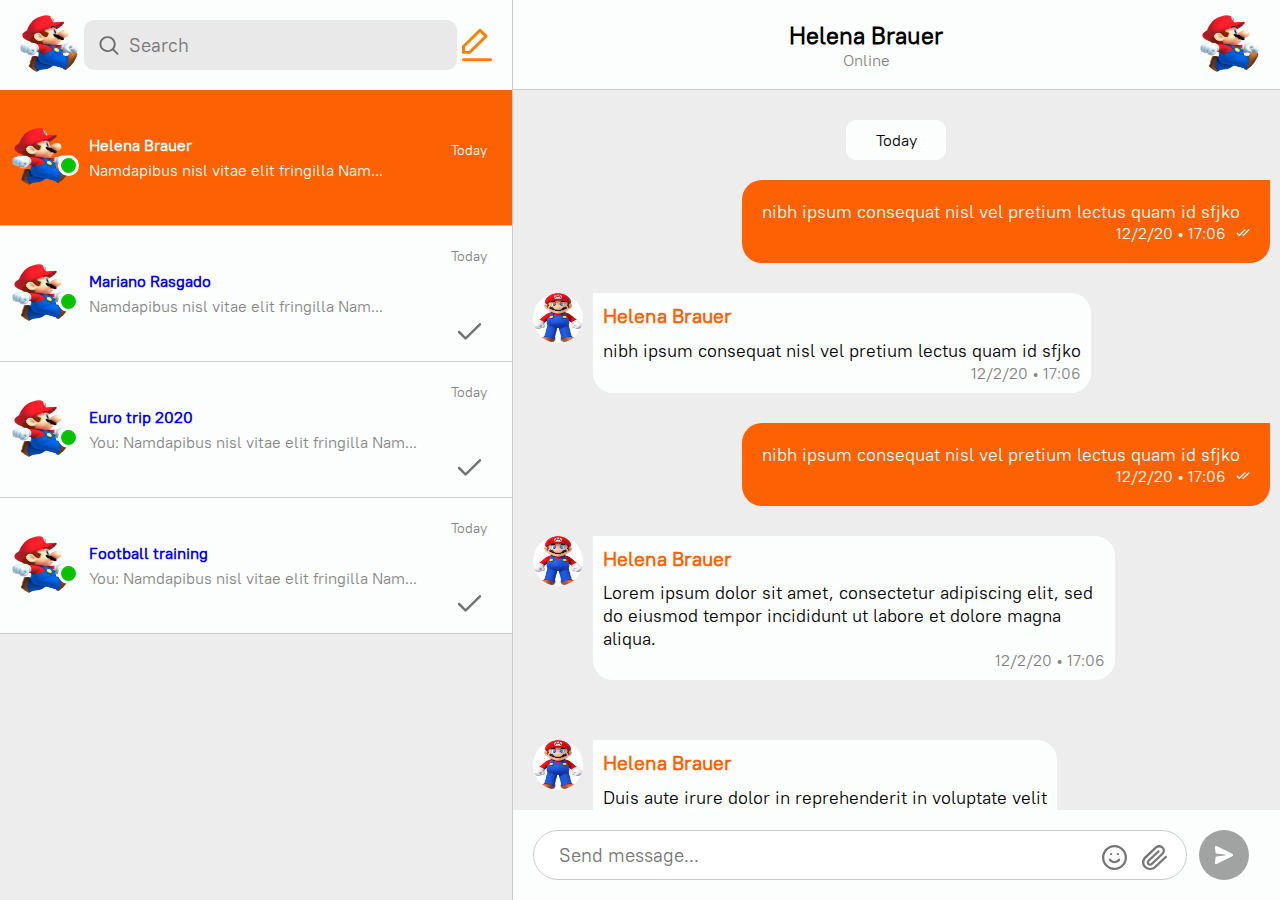
<file: index.html>
<!DOCTYPE html>
<html lang="en">
<head>
    <meta charset="UTF-8">
    <meta http-equiv="X-UA-Compatible" content="IE=edge">
    <meta name="viewport" content="width=device-width, initial-scale=1.0">
    <title>Chat App</title>
    <link rel="stylesheet" href="./src/style/styles.css">
    <link rel="stylesheet" href="./src/style/mobile-styles.css">
</head>
<body>
    <div class="container">
        <div class="rooms-wrapper">
            <div class="rooms-header">
                <img class="chat-profile-picture" src="./src/images/profile-picture-1.png" alt="">
                <div class="rooms-search-area">
                    <img class="rooms-search-icon" src="./src/images/search-icon.svg" alt="">
                    <input class="search-input" type="text" name="input-new-chat" placeholder="Search">
                </div>
                <img class="rooms-edit-icon" src="./src/images/edit-button.svg" alt="">
            </div>
            <a class="rooms-chat-navigation" href="./index.html">
                <div class="rooms-chat-column current">
                    <div class="rooms-chat-profile">
                        <img class="chat-profile-picture" src="./src/images/profile-picture-1.png" alt="">
                        <div class="rooms-active-icon"></div>
                    </div>
                    <div class="rooms-chat-title">
                        <h2 class="rooms-chat-title-sender white">
                            Helena Brauer
                        </h2>
                        <p class="rooms-chat-text-sender white">
                            Namdapibus nisl vitae elit fringilla Nam...
                        </p>
                    </div>
                    <div class="rooms-chat-date">
                        <p class="rooms-chat-date-text white">
                            Today
                        </p>
                    </div>
                </div>
            </a>
            <a class="rooms-chat-navigation" href="./room1.html">
                <div class="rooms-chat-column">
                    <div class="rooms-chat-profile">
                        <img class="chat-profile-picture" src="./src/images/profile-picture-1.png" alt="">
                        <div class="rooms-active-icon"></div>
                    </div>
                    <div class="rooms-chat-title">
                        <h2 class="rooms-chat-title-sender">
                            Mariano Rasgado
                        </h2>
                        <p class="rooms-chat-text-sender">
                            Namdapibus nisl vitae elit fringilla Nam...
                        </p>
                    </div>
                    <div class="rooms-chat-date">
                        <p class="rooms-chat-date-text">
                            Today
                        </p>
                        <img class="rooms-single-check-icon" src="./src/images/single-check.svg" alt="">
                    </div>
                </div>
            </a>
            <a class="rooms-chat-navigation" href="./room2.html">
                <div class="rooms-chat-column">
                    <div class="rooms-chat-profile">
                        <img class="chat-profile-picture" src="./src/images/profile-picture-1.png" alt="">
                        <div class="rooms-active-icon"></div>
                    </div>
                    <div class="rooms-chat-title">
                        <h2 class="rooms-chat-title-sender">
                            Euro trip 2020
                        </h2>
                        <p class="rooms-chat-text-sender">
                            You: Namdapibus nisl vitae elit fringilla Nam...
                        </p>
                    </div>
                    <div class="rooms-chat-date">
                        <p class="rooms-chat-date-text">
                            Today
                        </p>
                        <img class="rooms-single-check-icon" src="./src/images/single-check.svg" alt="">
                    </div>
                </div>
            </a>
            <a class="rooms-chat-navigation" href="./room3.html">
                <div class="rooms-chat-column">
                    <div class="rooms-chat-profile">
                        <img class="chat-profile-picture" src="./src/images/profile-picture-1.png" alt="">
                        <div class="rooms-active-icon"></div>
                    </div>
                    <div class="rooms-chat-title">
                        <h2 class="rooms-chat-title-sender">
                            Football training
                        </h2>
                        <p class="rooms-chat-text-sender">
                            You: Namdapibus nisl vitae elit fringilla Nam...
                        </p>
                    </div>
                    <div class="rooms-chat-date">
                        <p class="rooms-chat-date-text">
                            Today
                        </p>
                        <img class="rooms-single-check-icon" src="./src/images/single-check.svg" alt="">
                    </div>
                </div>
            </a>
        </div>
        <div class="chat-wrapper">
            <div class="chat-header">
                <div></div>
                <div class="chat-header-left">
                    <h2 class="chat-title">
                        Helena Brauer
                    </h2>
                    <p class="chat-info">
                        Online
                    </p>
                </div>
                <div class="chat-header-right">
                    <img class="chat-profile-picture" src="./src/images/profile-picture-1.png" alt="">
                </div>
            </div>
            <div class="chat-messages">
                <div class="chat-messages-date">
                    <p>Today</p>
                </div>
                <div class="chat-messages-outcome">
                    <div class="chat-mesasges-outcome-wrapper">
                        <div class="chat-messages-outcome-text">
                            <p class="chat-message-text-content">nibh ipsum consequat nisl vel pretium lectus quam id sfjko</p>
                            <div class="chat-message-date-area">
                                <p class="message-outcome-date">
                                    12/2/20 &#8226 17:06
                                </p>
                                <img src="./src/images/double-check-white.svg" alt="" class="chat-messages-outcome-icon">
                            </div>
                        </div>
                    </div>
                </div>
                <div class="chat-messages-income">
                    <div class="chat-messages-income-wrapper">
                        <div class="chat-messages-profile">
                            <img class="chat-message-income-profile" src="./src/images/profile-picture-2.jpg" alt="">
                        </div>
                        <div class="chat-messages-income-text">
                            <p class="message-income-sender">
                                Helena Brauer
                            </p>
                            <p class="chat-message-text-content">nibh ipsum consequat nisl vel pretium lectus quam id sfjko</p>
                            <div class="chat-message-date-area">
                                <p class="message-income-date">
                                    12/2/20 &#8226 17:06
                                </p>
                            </div>
                        </div>
                    </div>
                </div>

                <div class="chat-messages-outcome">
                    <div class="chat-mesasges-outcome-wrapper">
                        <div class="chat-messages-outcome-text">
                            <p class="chat-message-text-content">nibh ipsum consequat nisl vel pretium lectus quam id sfjko</p>
                            <div class="chat-message-date-area">
                                <p class="message-outcome-date">
                                    12/2/20 &#8226 17:06
                                </p>
                                <img src="./src/images/double-check-white.svg" alt="" class="chat-messages-outcome-icon">
                            </div>
                        </div>
                    </div>
                </div>
                <div class="chat-messages-income">
                    <div class="chat-messages-income-wrapper">
                        <div class="chat-messages-profile">
                            <img class="chat-message-income-profile" src="./src/images/profile-picture-2.jpg" alt="">
                        </div>
                        <div class="chat-messages-income-text">
                            <p class="message-income-sender">
                                Helena Brauer
                            </p>
                            <p class="chat-message-text-content">Lorem ipsum dolor sit amet, consectetur adipiscing elit, sed do eiusmod tempor incididunt ut labore et dolore magna aliqua.</p>
                            <div class="chat-message-date-area">
                                <p class="message-income-date">
                                    12/2/20 &#8226 17:06
                                </p>
                            </div>
                        </div>
                    </div>
                </div>
                <div class="chat-messages-income">
                    <div class="chat-messages-income-wrapper">
                        <div class="chat-messages-profile">
                            <img class="chat-message-income-profile" src="./src/images/profile-picture-2.jpg" alt="">
                        </div>
                        <div class="chat-messages-income-text">
                            <p class="message-income-sender">
                                Helena Brauer
                            </p>
                            <p class="chat-message-text-content">Duis aute irure dolor in reprehenderit in voluptate velit</p>
                            <div class="chat-message-date-area">
                                <img src="./src/images/star-icon.svg" alt="" class="chat-messages-star-icon">
                                <p class="message-income-date">
                                    12/2/20 &#8226 17:06
                                </p>
                            </div>
                        </div>
                    </div>
                </div>
            </div>
            <div class="chat-input-area">
                <div class="chat-input-area-left">
                    <input class="chat-input" type="text" name="input-new-chat" placeholder="Send message...">
                    <img class="chat-attachment-icon" src="./src/images/paperclip-icon.svg" alt="">
                    <img class="chat-smile-icon" src="./src/images/emoticon.svg" alt="">
                </div>
                <div class="chat-input-area-right">
                    <img class="chat-send-icon" src="./src/images/send-icon.svg" alt="">
                </div>
            </div>
        </div>
    </div>
</body>
</html>
</file>
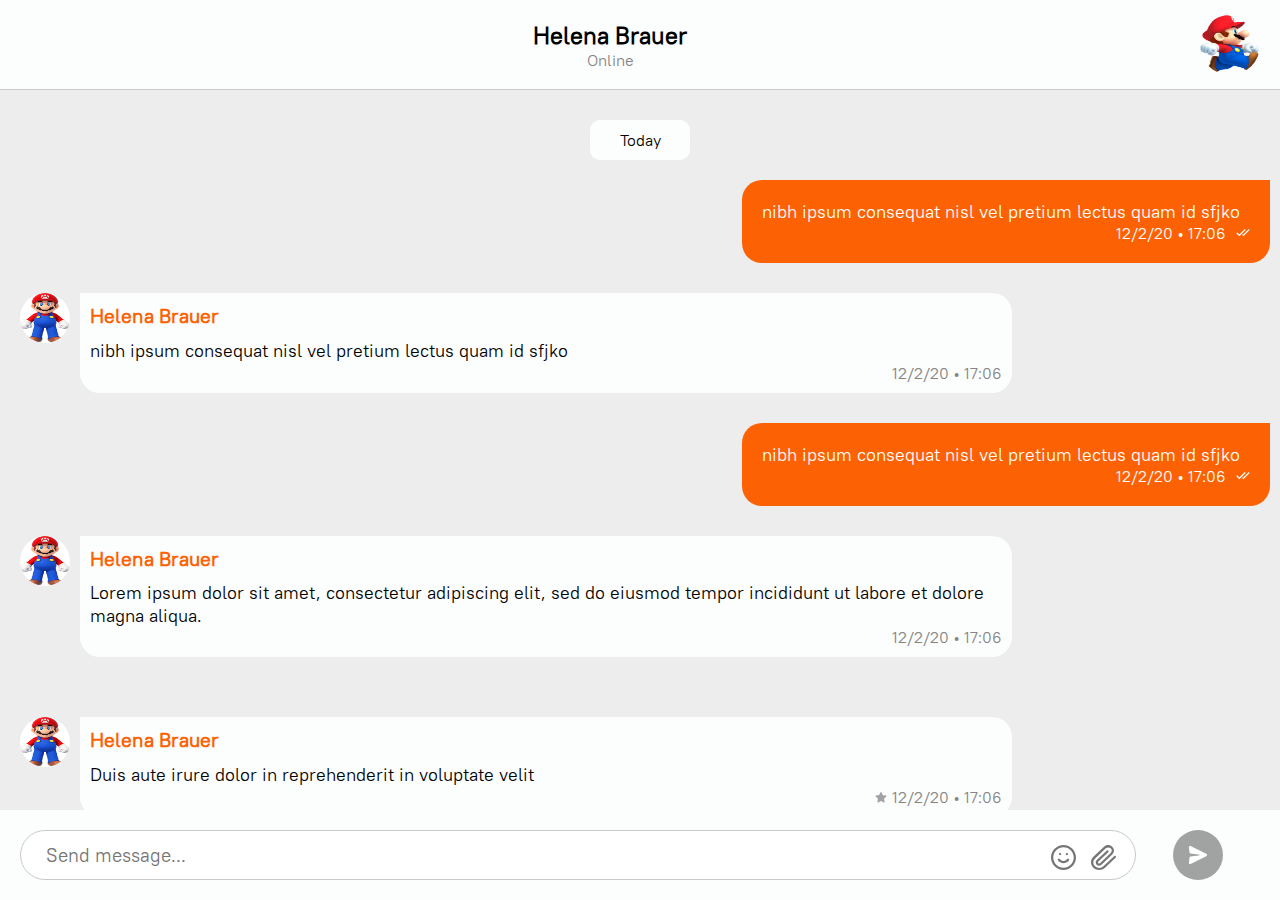
<file: room-chat-mobile.html>
<!DOCTYPE html>
<html lang="en">
<head>
    <meta charset="UTF-8">
    <meta http-equiv="X-UA-Compatible" content="IE=edge">
    <meta name="viewport" content="width=device-width, initial-scale=1.0">
    <title>Chat App</title>
    <link rel="stylesheet" href="./src/style/room-chat-mobile.css">
</head>
<body>
    <div class="container">
        <div class="chat-wrapper">
            <div class="chat-header">
                <div></div>
                <div class="chat-header-left">
                    <h2 class="chat-title">
                        Helena Brauer
                    </h2>
                    <p class="chat-info">
                        Online
                    </p>
                </div>
                <div class="chat-header-right">
                    <img class="chat-profile-picture" src="./src/images/profile-picture-1.png" alt="">
                </div>
            </div>
            <div class="chat-messages">
                <div class="chat-messages-date">
                    <p>Today</p>
                </div>
                <div class="chat-messages-outcome">
                    <div class="chat-mesasges-outcome-wrapper">
                        <div class="chat-messages-outcome-text">
                            <p class="chat-message-text-content">nibh ipsum consequat nisl vel pretium lectus quam id sfjko</p>
                            <div class="chat-message-date-area">
                                <p class="message-outcome-date">
                                    12/2/20 &#8226 17:06
                                </p>
                                <img src="./src/images/double-check-white.svg" alt="" class="chat-messages-outcome-icon">
                            </div>
                        </div>
                    </div>
                </div>
                <div class="chat-messages-income">
                    <div class="chat-messages-income-wrapper">
                        <div class="chat-messages-profile">
                            <img class="chat-message-income-profile" src="./src/images/profile-picture-2.jpg" alt="">
                        </div>
                        <div class="chat-messages-income-text">
                            <p class="message-income-sender">
                                Helena Brauer
                            </p>
                            <p class="chat-message-text-content">nibh ipsum consequat nisl vel pretium lectus quam id sfjko</p>
                            <div class="chat-message-date-area">
                                <p class="message-income-date">
                                    12/2/20 &#8226 17:06
                                </p>
                            </div>
                        </div>
                    </div>
                </div>

                <div class="chat-messages-outcome">
                    <div class="chat-mesasges-outcome-wrapper">
                        <div class="chat-messages-outcome-text">
                            <p class="chat-message-text-content">nibh ipsum consequat nisl vel pretium lectus quam id sfjko</p>
                            <div class="chat-message-date-area">
                                <p class="message-outcome-date">
                                    12/2/20 &#8226 17:06
                                </p>
                                <img src="./src/images/double-check-white.svg" alt="" class="chat-messages-outcome-icon">
                            </div>
                        </div>
                    </div>
                </div>
                <div class="chat-messages-income">
                    <div class="chat-messages-income-wrapper">
                        <div class="chat-messages-profile">
                            <img class="chat-message-income-profile" src="./src/images/profile-picture-2.jpg" alt="">
                        </div>
                        <div class="chat-messages-income-text">
                            <p class="message-income-sender">
                                Helena Brauer
                            </p>
                            <p class="chat-message-text-content">Lorem ipsum dolor sit amet, consectetur adipiscing elit, sed do eiusmod tempor incididunt ut labore et dolore magna aliqua.</p>
                            <div class="chat-message-date-area">
                                <p class="message-income-date">
                                    12/2/20 &#8226 17:06
                                </p>
                            </div>
                        </div>
                    </div>
                </div>
                <div class="chat-messages-income">
                    <div class="chat-messages-income-wrapper">
                        <div class="chat-messages-profile">
                            <img class="chat-message-income-profile" src="./src/images/profile-picture-2.jpg" alt="">
                        </div>
                        <div class="chat-messages-income-text">
                            <p class="message-income-sender">
                                Helena Brauer
                            </p>
                            <p class="chat-message-text-content">Duis aute irure dolor in reprehenderit in voluptate velit</p>
                            <div class="chat-message-date-area">
                                <img src="./src/images/star-icon.svg" alt="" class="chat-messages-star-icon">
                                <p class="message-income-date">
                                    12/2/20 &#8226 17:06
                                </p>
                            </div>
                        </div>
                    </div>
                </div>
            </div>
            <div class="chat-input-area">
                <div class="chat-input-area-left">
                    <input class="chat-input" type="text" name="input-new-chat" placeholder="Send message...">
                    <img class="chat-attachment-icon" src="./src/images/paperclip-icon.svg" alt="">
                    <img class="chat-smile-icon" src="./src/images/emoticon.svg" alt="">
                </div>
                <div class="chat-input-area-right">
                    <img class="chat-send-icon" src="./src/images/send-icon.svg" alt="">
                </div>
            </div>
        </div>
    </div>
</body>
</html>
</file>
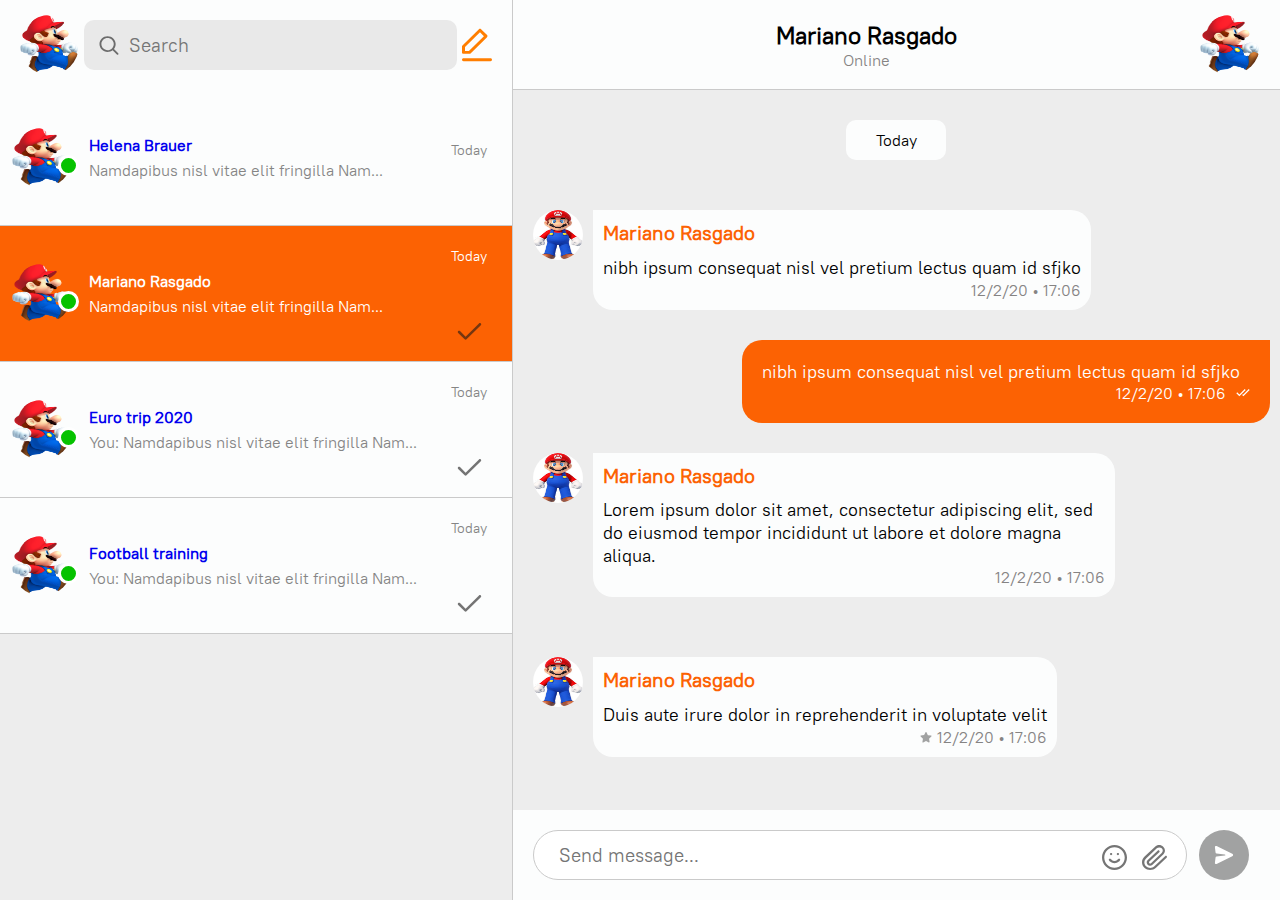
<file: room1.html>
<!DOCTYPE html>
<html lang="en">
<head>
    <meta charset="UTF-8">
    <meta http-equiv="X-UA-Compatible" content="IE=edge">
    <meta name="viewport" content="width=device-width, initial-scale=1.0">
    <title>Chat App</title>
    <link rel="stylesheet" href="./src/style/styles.css">
    <link rel="stylesheet" href="./src/style/mobile-styles.css">
</head>
<body>
    <div class="container">
        <div class="rooms-wrapper">
            <div class="rooms-header">
                <img class="chat-profile-picture" src="./src/images/profile-picture-1.png" alt="">
                <div class="rooms-search-area">
                    <img class="rooms-search-icon" src="./src/images/search-icon.svg" alt="">
                    <input class="search-input" type="text" name="input-new-chat" placeholder="Search">
                </div>
                <img class="rooms-edit-icon" src="./src/images/edit-button.svg" alt="">
            </div>
                <a class="rooms-chat-navigation" href="./index.html">
                    <div class="rooms-chat-column">
                        <div class="rooms-chat-profile">
                            <img class="chat-profile-picture" src="./src/images/profile-picture-1.png" alt="">
                            <div class="rooms-active-icon"></div>
                        </div>
                        <div class="rooms-chat-title">
                            <h2 class="rooms-chat-title-sender">
                                Helena Brauer
                            </h2>
                            <p class="rooms-chat-text-sender">
                                Namdapibus nisl vitae elit fringilla Nam...
                            </p>
                        </div>
                        <div class="rooms-chat-date">
                            <p class="rooms-chat-date-text">
                                Today
                            </p>
                        </div>
                    </div>
                </a>
                <a class="rooms-chat-navigation" href="./room1.html">
                    <div class="rooms-chat-column current">
                        <div class="rooms-chat-profile">
                            <img class="chat-profile-picture" src="./src/images/profile-picture-1.png" alt="">
                            <div class="rooms-active-icon"></div>
                        </div>
                        <div class="rooms-chat-title">
                            <h2 class="rooms-chat-title-sender white">
                                Mariano Rasgado
                            </h2>
                            <p class="rooms-chat-text-sender white">
                                Namdapibus nisl vitae elit fringilla Nam...
                            </p>
                        </div>
                        <div class="rooms-chat-date">
                            <p class="rooms-chat-date-text white">
                                Today
                            </p>
                            <img class="rooms-single-check-icon" src="./src/images/single-check.svg" alt="">
                        </div>
                    </div>
                </a>
                <a class="rooms-chat-navigation" href="./room2.html">
                    <div class="rooms-chat-column">
                        <div class="rooms-chat-profile">
                            <img class="chat-profile-picture" src="./src/images/profile-picture-1.png" alt="">
                            <div class="rooms-active-icon"></div>
                        </div>
                        <div class="rooms-chat-title">
                            <h2 class="rooms-chat-title-sender">
                                Euro trip 2020
                            </h2>
                            <p class="rooms-chat-text-sender">
                                You: Namdapibus nisl vitae elit fringilla Nam...
                            </p>
                        </div>
                        <div class="rooms-chat-date">
                            <p class="rooms-chat-date-text">
                                Today
                            </p>
                            <img class="rooms-single-check-icon" src="./src/images/single-check.svg" alt="">
                        </div>
                    </div>
                </a>
                <a class="rooms-chat-navigation" href="./room3.html">
                    <div class="rooms-chat-column">
                        <div class="rooms-chat-profile">
                            <img class="chat-profile-picture" src="./src/images/profile-picture-1.png" alt="">
                            <div class="rooms-active-icon"></div>
                        </div>
                        <div class="rooms-chat-title">
                            <h2 class="rooms-chat-title-sender">
                                Football training
                            </h2>
                            <p class="rooms-chat-text-sender">
                                You: Namdapibus nisl vitae elit fringilla Nam...
                            </p>
                        </div>
                        <div class="rooms-chat-date">
                            <p class="rooms-chat-date-text">
                                Today
                            </p>
                            <img class="rooms-single-check-icon" src="./src/images/single-check.svg" alt="">
                        </div>
                    </div>
                </a>
            </div>
        <div class="chat-wrapper">
            <div class="chat-header">
                <div></div>
                <div class="chat-header-left">
                    <h2 class="chat-title">
                        Mariano Rasgado
                    </h2>
                    <p class="chat-info">
                       Online
                    </p>
                </div>
                <div class="chat-header-right">
                    <img class="chat-profile-picture" src="./src/images/profile-picture-1.png" alt="">
                </div>
            </div>
            <div class="chat-messages">
                <div class="chat-messages-date">
                    <p>Today</p>
                </div>
                <div class="chat-messages-income">
                    <div class="chat-messages-income-wrapper">
                        <div class="chat-messages-profile">
                            <img class="chat-message-income-profile" src="./src/images/profile-picture-2.jpg" alt="">
                        </div>
                        <div class="chat-messages-income-text">
                            <p class="message-income-sender">
                                Mariano Rasgado
                            </p>
                            <p class="chat-message-text-content">nibh ipsum consequat nisl vel pretium lectus quam id sfjko</p>
                            <div class="chat-message-date-area">
                                <p class="message-income-date">
                                    12/2/20 &#8226 17:06
                                </p>
                            </div>
                        </div>
                    </div>
                </div>

                <div class="chat-messages-outcome">
                    <div class="chat-mesasges-outcome-wrapper">
                        <div class="chat-messages-outcome-text">
                            <p class="chat-message-text-content">nibh ipsum consequat nisl vel pretium lectus quam id sfjko</p>
                            <div class="chat-message-date-area">
                                <p class="message-outcome-date">
                                    12/2/20 &#8226 17:06
                                </p>
                                <img src="./src/images/double-check-white.svg" alt="" class="chat-messages-outcome-icon">
                            </div>
                        </div>
                    </div>
                </div>
                <div class="chat-messages-income">
                    <div class="chat-messages-income-wrapper">
                        <div class="chat-messages-profile">
                            <img class="chat-message-income-profile" src="./src/images/profile-picture-2.jpg" alt="">
                        </div>
                        <div class="chat-messages-income-text">
                            <p class="message-income-sender">
                                Mariano Rasgado
                            </p>
                            <p class="chat-message-text-content">Lorem ipsum dolor sit amet, consectetur adipiscing elit, sed do eiusmod tempor incididunt ut labore et dolore magna aliqua.</p>
                            <div class="chat-message-date-area">
                                <p class="message-income-date">
                                    12/2/20 &#8226 17:06
                                </p>
                            </div>
                        </div>
                    </div>
                </div>
                <div class="chat-messages-income">
                    <div class="chat-messages-income-wrapper">
                        <div class="chat-messages-profile">
                            <img class="chat-message-income-profile" src="./src/images/profile-picture-2.jpg" alt="">
                        </div>
                        <div class="chat-messages-income-text">
                            <p class="message-income-sender">
                                Mariano Rasgado
                            </p>
                            <p class="chat-message-text-content">Duis aute irure dolor in reprehenderit in voluptate velit</p>
                            <div class="chat-message-date-area">
                                <img src="./src/images/star-icon.svg" alt="" class="chat-messages-star-icon">
                                <p class="message-income-date">
                                    12/2/20 &#8226 17:06
                                </p>
                            </div>
                        </div>
                    </div>
                </div>
                <div class="chat-messages-income">
                    <div class="chat-messages-income-wrapper">
                        <div class="chat-messages-profile">
                            <img class="chat-message-income-profile" src="./src/images/profile-picture-2.jpg" alt="">
                        </div>
                        <div class="chat-messages-income-text">
                            <p class="message-income-sender">
                                Mariano Rasgado
                            </p>
                            <p class="chat-message-text-content">Akfih skukom kofer la bramnde in voluptate velit</p>
                            <div class="chat-message-date-area">
                                <img src="./src/images/star-icon.svg" alt="" class="chat-messages-star-icon">
                                <p class="message-income-date">
                                    12/2/20 &#8226 17:06
                                </p>
                            </div>
                        </div>
                    </div>
                </div>
            </div>
            <div class="chat-input-area">
                <div class="chat-input-area-left">
                    <input class="chat-input" type="text" name="input-new-chat" placeholder="Send message...">
                    <img class="chat-attachment-icon" src="./src/images/paperclip-icon.svg" alt="">
                    <img class="chat-smile-icon" src="./src/images/emoticon.svg" alt="">
                </div>
                <div class="chat-input-area-right">
                    <img class="chat-send-icon" src="./src/images/send-icon.svg" alt="">
                </div>
            </div>
        </div>
    </div>
</body>
</html>
</file>
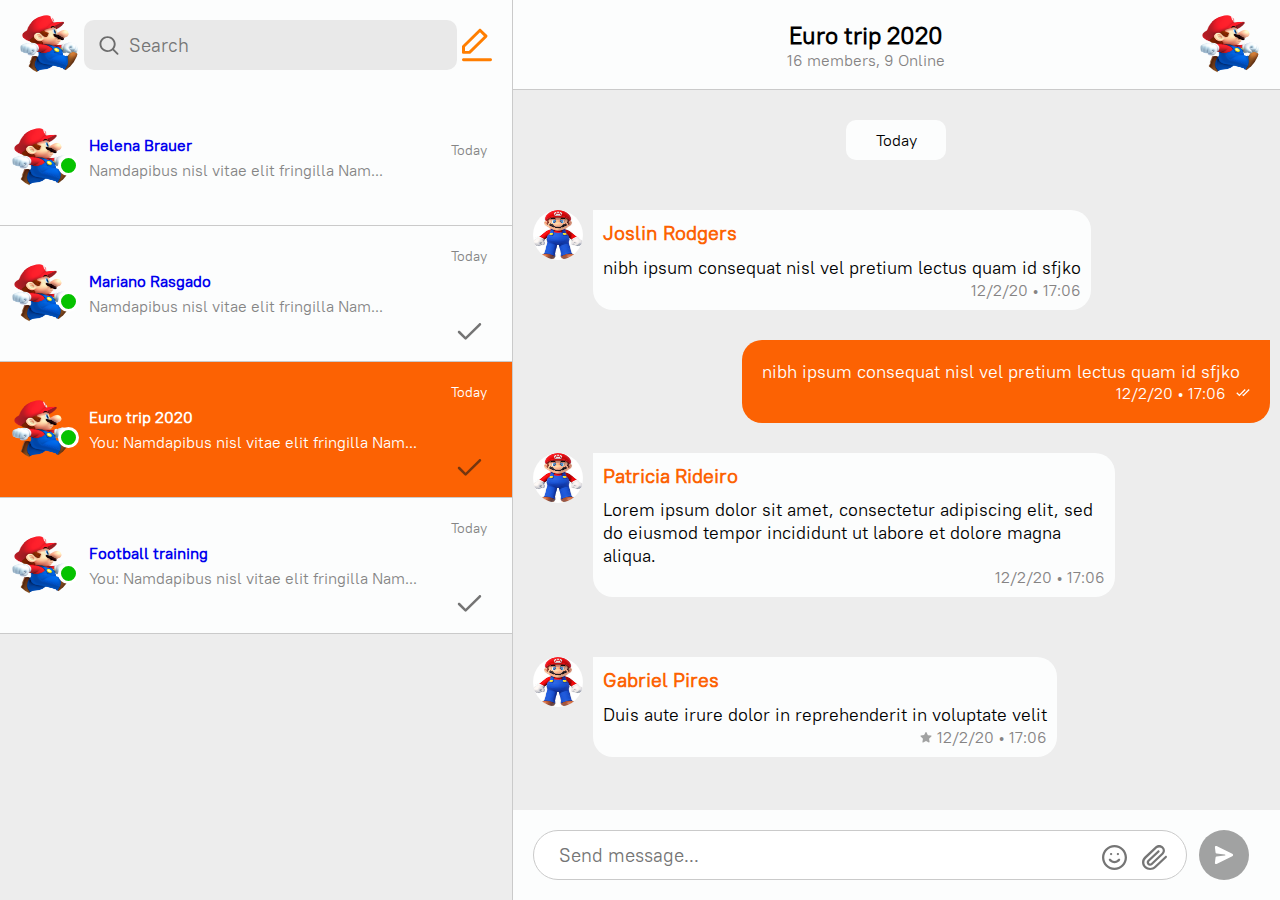
<file: room2.html>
<!DOCTYPE html>
<html lang="en">
<head>
    <meta charset="UTF-8">
    <meta http-equiv="X-UA-Compatible" content="IE=edge">
    <meta name="viewport" content="width=device-width, initial-scale=1.0">
    <title>Chat App</title>
    <link rel="stylesheet" href="./src/style/styles.css">
    <link rel="stylesheet" href="./src/style/mobile-styles.css">
</head>
<body>
    <div class="container">
        <div class="rooms-wrapper">
            <div class="rooms-header">
                <img class="chat-profile-picture" src="./src/images/profile-picture-1.png" alt="">
                <div class="rooms-search-area">
                    <img class="rooms-search-icon" src="./src/images/search-icon.svg" alt="">
                    <input class="search-input" type="text" name="input-new-chat" placeholder="Search">
                </div>
                <img class="rooms-edit-icon" src="./src/images/edit-button.svg" alt="">
            </div>
                <a class="rooms-chat-navigation" href="./index.html">
                    <div class="rooms-chat-column">
                        <div class="rooms-chat-profile">
                            <img class="chat-profile-picture" src="./src/images/profile-picture-1.png" alt="">
                            <div class="rooms-active-icon"></div>
                        </div>
                        <div class="rooms-chat-title">
                            <h2 class="rooms-chat-title-sender">
                                Helena Brauer
                            </h2>
                            <p class="rooms-chat-text-sender">
                                Namdapibus nisl vitae elit fringilla Nam...
                            </p>
                        </div>
                        <div class="rooms-chat-date">
                            <p class="rooms-chat-date-text">
                                Today
                            </p>
                        </div>
                    </div>
                </a>
                <a class="rooms-chat-navigation" href="./room1.html">
                    <div class="rooms-chat-column">
                        <div class="rooms-chat-profile">
                            <img class="chat-profile-picture" src="./src/images/profile-picture-1.png" alt="">
                            <div class="rooms-active-icon"></div>
                        </div>
                        <div class="rooms-chat-title">
                            <h2 class="rooms-chat-title-sender">
                                Mariano Rasgado
                            </h2>
                            <p class="rooms-chat-text-sender">
                                Namdapibus nisl vitae elit fringilla Nam...
                            </p>
                        </div>
                        <div class="rooms-chat-date">
                            <p class="rooms-chat-date-text">
                                Today
                            </p>
                            <img class="rooms-single-check-icon" src="./src/images/single-check.svg" alt="">
                        </div>
                    </div>
                </a>
                <a class="rooms-chat-navigation" href="./room2.html">
                    <div class="rooms-chat-column current">
                        <div class="rooms-chat-profile">
                            <img class="chat-profile-picture" src="./src/images/profile-picture-1.png" alt="">
                            <div class="rooms-active-icon"></div>
                        </div>
                        <div class="rooms-chat-title">
                            <h2 class="rooms-chat-title-sender white">
                                Euro trip 2020
                            </h2>
                            <p class="rooms-chat-text-sender white">
                                You: Namdapibus nisl vitae elit fringilla Nam...
                            </p>
                        </div>
                        <div class="rooms-chat-date">
                            <p class="rooms-chat-date-text white">
                                Today
                            </p>
                            <img class="rooms-single-check-icon" src="./src/images/single-check.svg" alt="">
                        </div>
                    </div>
                </a>
                <a class="rooms-chat-navigation" href="./room3.html">
                    <div class="rooms-chat-column">
                        <div class="rooms-chat-profile">
                            <img class="chat-profile-picture" src="./src/images/profile-picture-1.png" alt="">
                            <div class="rooms-active-icon"></div>
                        </div>
                        <div class="rooms-chat-title">
                            <h2 class="rooms-chat-title-sender">
                                Football training
                            </h2>
                            <p class="rooms-chat-text-sender">
                                You: Namdapibus nisl vitae elit fringilla Nam...
                            </p>
                        </div>
                        <div class="rooms-chat-date">
                            <p class="rooms-chat-date-text">
                                Today
                            </p>
                            <img class="rooms-single-check-icon" src="./src/images/single-check.svg" alt="">
                        </div>
                    </div>
                </a>
            </div>
        <div class="chat-wrapper">
            <div class="chat-header">
                <div></div>
                <div class="chat-header-left">
                    <h2 class="chat-title">
                        Euro trip 2020
                    </h2>
                    <p class="chat-info">
                        16 members, 9 Online
                    </p>
                </div>
                <div class="chat-header-right">
                    <img class="chat-profile-picture" src="./src/images/profile-picture-1.png" alt="">
                </div>
            </div>
            <div class="chat-messages">
                <div class="chat-messages-date">
                    <p>Today</p>
                </div>
                <div class="chat-messages-income">
                    <div class="chat-messages-income-wrapper">
                        <div class="chat-messages-profile">
                            <img class="chat-message-income-profile" src="./src/images/profile-picture-2.jpg" alt="">
                        </div>
                        <div class="chat-messages-income-text">
                            <p class="message-income-sender">
                                Joslin Rodgers
                            </p>
                            <p class="chat-message-text-content">nibh ipsum consequat nisl vel pretium lectus quam id sfjko</p>
                            <div class="chat-message-date-area">
                                <p class="message-income-date">
                                    12/2/20 &#8226 17:06
                                </p>
                            </div>
                        </div>
                    </div>
                </div>

                <div class="chat-messages-outcome">
                    <div class="chat-mesasges-outcome-wrapper">
                        <div class="chat-messages-outcome-text">
                            <p class="chat-message-text-content">nibh ipsum consequat nisl vel pretium lectus quam id sfjko</p>
                            <div class="chat-message-date-area">
                                <p class="message-outcome-date">
                                    12/2/20 &#8226 17:06
                                </p>
                                <img src="./src/images/double-check-white.svg" alt="" class="chat-messages-outcome-icon">
                            </div>
                        </div>
                    </div>
                </div>
                <div class="chat-messages-income">
                    <div class="chat-messages-income-wrapper">
                        <div class="chat-messages-profile">
                            <img class="chat-message-income-profile" src="./src/images/profile-picture-2.jpg" alt="">
                        </div>
                        <div class="chat-messages-income-text">
                            <p class="message-income-sender">
                                Patricia Rideiro
                            </p>
                            <p class="chat-message-text-content">Lorem ipsum dolor sit amet, consectetur adipiscing elit, sed do eiusmod tempor incididunt ut labore et dolore magna aliqua.</p>
                            <div class="chat-message-date-area">
                                <p class="message-income-date">
                                    12/2/20 &#8226 17:06
                                </p>
                            </div>
                        </div>
                    </div>
                </div>
                <div class="chat-messages-income">
                    <div class="chat-messages-income-wrapper">
                        <div class="chat-messages-profile">
                            <img class="chat-message-income-profile" src="./src/images/profile-picture-2.jpg" alt="">
                        </div>
                        <div class="chat-messages-income-text">
                            <p class="message-income-sender">
                                Gabriel Pires
                            </p>
                            <p class="chat-message-text-content">Duis aute irure dolor in reprehenderit in voluptate velit</p>
                            <div class="chat-message-date-area">
                                <img src="./src/images/star-icon.svg" alt="" class="chat-messages-star-icon">
                                <p class="message-income-date">
                                    12/2/20 &#8226 17:06
                                </p>
                            </div>
                        </div>
                    </div>
                </div>
            </div>
            <div class="chat-input-area">
                <div class="chat-input-area-left">
                    <input class="chat-input" type="text" name="input-new-chat" placeholder="Send message...">
                    <img class="chat-attachment-icon" src="./src/images/paperclip-icon.svg" alt="">
                    <img class="chat-smile-icon" src="./src/images/emoticon.svg" alt="">
                </div>
                <div class="chat-input-area-right">
                    <img class="chat-send-icon" src="./src/images/send-icon.svg" alt="">
                </div>
            </div>
        </div>
    </div>
</body>
</html>
</file>
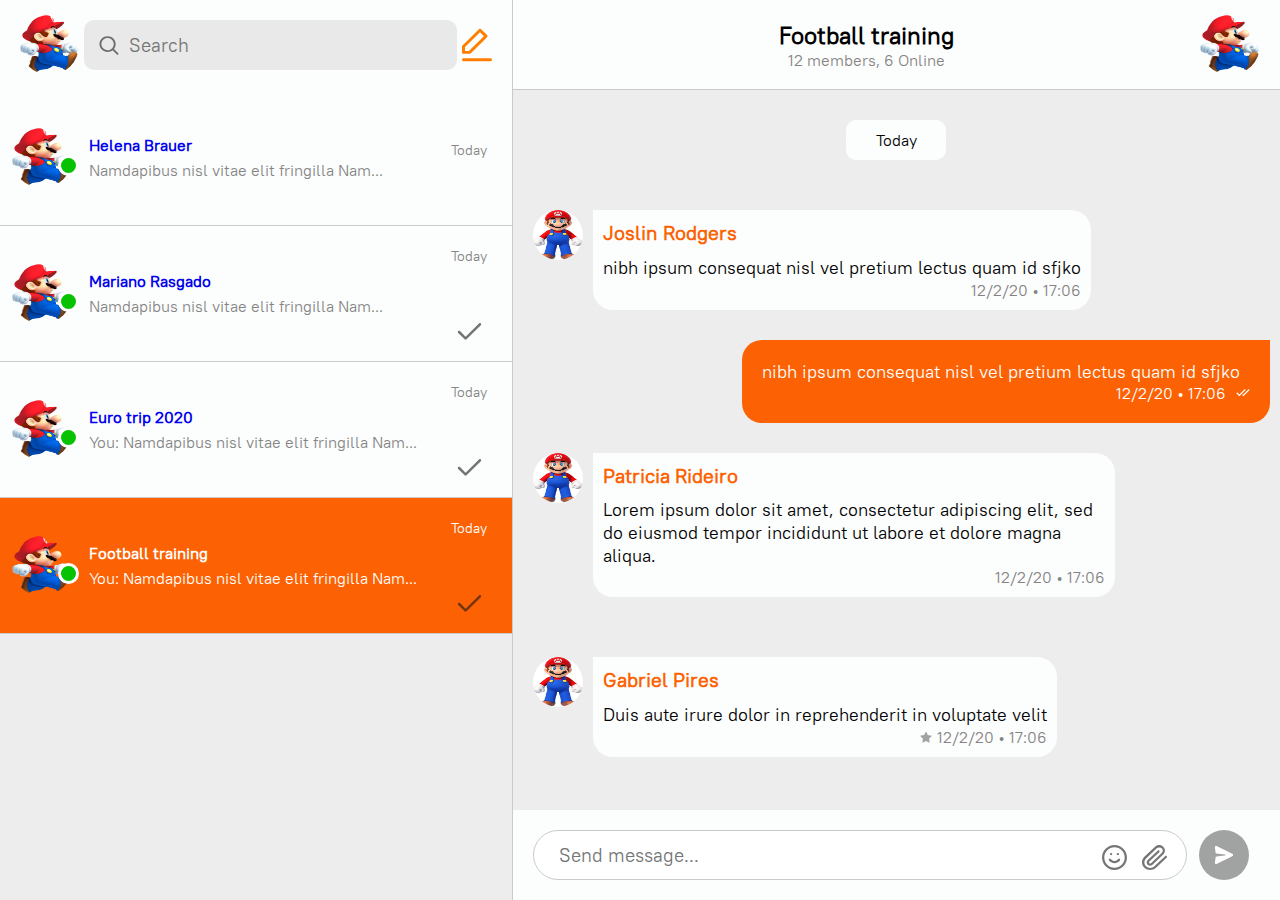
<file: room3.html>
<!DOCTYPE html>
<html lang="en">
<head>
    <meta charset="UTF-8">
    <meta http-equiv="X-UA-Compatible" content="IE=edge">
    <meta name="viewport" content="width=device-width, initial-scale=1.0">
    <title>Chat App</title>
    <link rel="stylesheet" href="./src/style/styles.css">
    <link rel="stylesheet" href="./src/style/mobile-styles.css">
</head>
<body>
    <div class="container">
        <div class="rooms-wrapper">
            <div class="rooms-header">
                <img class="chat-profile-picture" src="./src/images/profile-picture-1.png" alt="">
                <div class="rooms-search-area">
                    <img class="rooms-search-icon" src="./src/images/search-icon.svg" alt="">
                    <input class="search-input" type="text" name="input-new-chat" placeholder="Search">
                </div>
                <img class="rooms-edit-icon" src="./src/images/edit-button.svg" alt="">
            </div>
                <a class="rooms-chat-navigation" href="./index.html">
                    <div class="rooms-chat-column">
                        <div class="rooms-chat-profile">
                            <img class="chat-profile-picture" src="./src/images/profile-picture-1.png" alt="">
                            <div class="rooms-active-icon"></div>
                        </div>
                        <div class="rooms-chat-title">
                            <h2 class="rooms-chat-title-sender">
                                Helena Brauer
                            </h2>
                            <p class="rooms-chat-text-sender">
                                Namdapibus nisl vitae elit fringilla Nam...
                            </p>
                        </div>
                        <div class="rooms-chat-date">
                            <p class="rooms-chat-date-text">
                                Today
                            </p>
                        </div>
                    </div>
                </a>
                <a class="rooms-chat-navigation" href="./room1.html">
                    <div class="rooms-chat-column">
                        <div class="rooms-chat-profile">
                            <img class="chat-profile-picture" src="./src/images/profile-picture-1.png" alt="">
                            <div class="rooms-active-icon"></div>
                        </div>
                        <div class="rooms-chat-title">
                            <h2 class="rooms-chat-title-sender">
                                Mariano Rasgado
                            </h2>
                            <p class="rooms-chat-text-sender">
                                Namdapibus nisl vitae elit fringilla Nam...
                            </p>
                        </div>
                        <div class="rooms-chat-date">
                            <p class="rooms-chat-date-text">
                                Today
                            </p>
                            <img class="rooms-single-check-icon" src="./src/images/single-check.svg" alt="">
                        </div>
                    </div>
                </a>
                <a class="rooms-chat-navigation" href="./room2.html">
                    <div class="rooms-chat-column">
                        <div class="rooms-chat-profile">
                            <img class="chat-profile-picture" src="./src/images/profile-picture-1.png" alt="">
                            <div class="rooms-active-icon"></div>
                        </div>
                        <div class="rooms-chat-title">
                            <h2 class="rooms-chat-title-sender">
                                Euro trip 2020
                            </h2>
                            <p class="rooms-chat-text-sender">
                                You: Namdapibus nisl vitae elit fringilla Nam...
                            </p>
                        </div>
                        <div class="rooms-chat-date">
                            <p class="rooms-chat-date-text">
                                Today
                            </p>
                            <img class="rooms-single-check-icon" src="./src/images/single-check.svg" alt="">
                        </div>
                    </div>
                </a>
                <a class="rooms-chat-navigation" href="./room3.html">
                    <div class="rooms-chat-column current">
                        <div class="rooms-chat-profile">
                            <img class="chat-profile-picture" src="./src/images/profile-picture-1.png" alt="">
                            <div class="rooms-active-icon"></div>
                        </div>
                        <div class="rooms-chat-title">
                            <h2 class="rooms-chat-title-sender white">
                                Football training
                            </h2>
                            <p class="rooms-chat-text-sender white">
                                You: Namdapibus nisl vitae elit fringilla Nam...
                            </p>
                        </div>
                        <div class="rooms-chat-date">
                            <p class="rooms-chat-date-text white">
                                Today
                            </p>
                            <img class="rooms-single-check-icon" src="./src/images/single-check.svg" alt="">
                        </div>
                    </div>
                </a>
            </div>
        <div class="chat-wrapper">
            <div class="chat-header">
                <div></div>
                <div class="chat-header-left">
                    <h2 class="chat-title">
                        Football training
                    </h2>
                    <p class="chat-info">
                        12 members, 6 Online
                    </p>
                </div>
                <div class="chat-header-right">
                    <img class="chat-profile-picture" src="./src/images/profile-picture-1.png" alt="">
                </div>
            </div>
            <div class="chat-messages">
                <div class="chat-messages-date">
                    <p>Today</p>
                </div>
                <div class="chat-messages-income">
                    <div class="chat-messages-income-wrapper">
                        <div class="chat-messages-profile">
                            <img class="chat-message-income-profile" src="./src/images/profile-picture-2.jpg" alt="">
                        </div>
                        <div class="chat-messages-income-text">
                            <p class="message-income-sender">
                                Joslin Rodgers
                            </p>
                            <p class="chat-message-text-content">nibh ipsum consequat nisl vel pretium lectus quam id sfjko</p>
                            <div class="chat-message-date-area">
                                <p class="message-income-date">
                                    12/2/20 &#8226 17:06
                                </p>
                            </div>
                        </div>
                    </div>
                </div>

                <div class="chat-messages-outcome">
                    <div class="chat-mesasges-outcome-wrapper">
                        <div class="chat-messages-outcome-text">
                            <p class="chat-message-text-content">nibh ipsum consequat nisl vel pretium lectus quam id sfjko</p>
                            <div class="chat-message-date-area">
                                <p class="message-outcome-date">
                                    12/2/20 &#8226 17:06
                                </p>
                                <img src="./src/images/double-check-white.svg" alt="" class="chat-messages-outcome-icon">
                            </div>
                        </div>
                    </div>
                </div>
                <div class="chat-messages-income">
                    <div class="chat-messages-income-wrapper">
                        <div class="chat-messages-profile">
                            <img class="chat-message-income-profile" src="./src/images/profile-picture-2.jpg" alt="">
                        </div>
                        <div class="chat-messages-income-text">
                            <p class="message-income-sender">
                                Patricia Rideiro
                            </p>
                            <p class="chat-message-text-content">Lorem ipsum dolor sit amet, consectetur adipiscing elit, sed do eiusmod tempor incididunt ut labore et dolore magna aliqua.</p>
                            <div class="chat-message-date-area">
                                <p class="message-income-date">
                                    12/2/20 &#8226 17:06
                                </p>
                            </div>
                        </div>
                    </div>
                </div>
                <div class="chat-messages-income">
                    <div class="chat-messages-income-wrapper">
                        <div class="chat-messages-profile">
                            <img class="chat-message-income-profile" src="./src/images/profile-picture-2.jpg" alt="">
                        </div>
                        <div class="chat-messages-income-text">
                            <p class="message-income-sender">
                                Gabriel Pires
                            </p>
                            <p class="chat-message-text-content">Duis aute irure dolor in reprehenderit in voluptate velit</p>
                            <div class="chat-message-date-area">
                                <img src="./src/images/star-icon.svg" alt="" class="chat-messages-star-icon">
                                <p class="message-income-date">
                                    12/2/20 &#8226 17:06
                                </p>
                            </div>
                        </div>
                    </div>
                </div>
                <div class="chat-messages-income">
                    <div class="chat-messages-income-wrapper">
                        <div class="chat-messages-profile">
                            <img class="chat-message-income-profile" src="./src/images/profile-picture-2.jpg" alt="">
                        </div>
                        <div class="chat-messages-income-text">
                            <p class="message-income-sender">
                                Mike Ross
                            </p>
                            <p class="chat-message-text-content">Akfih skukom kofer la bramnde in voluptate velit</p>
                            <div class="chat-message-date-area">
                                <img src="./src/images/star-icon.svg" alt="" class="chat-messages-star-icon">
                                <p class="message-income-date">
                                    12/2/20 &#8226 17:06
                                </p>
                            </div>
                        </div>
                    </div>
                </div>
            </div>
            <div class="chat-input-area">
                <div class="chat-input-area-left">
                    <input class="chat-input" type="text" name="input-new-chat" placeholder="Send message...">
                    <img class="chat-attachment-icon" src="./src/images/paperclip-icon.svg" alt="">
                    <img class="chat-smile-icon" src="./src/images/emoticon.svg" alt="">
                </div>
                <div class="chat-input-area-right">
                    <img class="chat-send-icon" src="./src/images/send-icon.svg" alt="">
                </div>
            </div>
        </div>
    </div>
</body>
</html>
</file>
<file: src/style/styles.css>
* {
    margin: 0;
    font-family: 'PT Root UI';
}

@font-face {
    font-family: 'PT Root UI';
    src: url(/src/font/PTRootUI.woff);
  }

.container {
    width: 100%;
    height: 100vh;
    display: flex;
    box-sizing: border-box;
    background-color: #ededed;
}

.rooms-wrapper {
    width: 40%;
    border-right: 1px solid rgb(202, 202, 202);
}

.chat-wrapper {
    width: 60%;
    height: 100%;
    display: f  lex;
}

.chat-title {
    font-weight: 600;
}

.chat-info {
    color: rgb(133, 131, 131);
}

.chat-header {
    height: 10%;
    width: 100%;
    display: flex;
    padding: 0 20px;
    box-sizing: border-box;
    justify-content: space-between;
    background-color: rgb(252, 253, 253);
    border-bottom: 1px solid rgb(202, 202, 202);
}

.chat-header-left, .chat-header-right {
    display: flex;
    flex-direction: column;
    text-align: center;
    justify-content: center;
}

.chat-profile-picture {
    width: 60px;
    height: 60px;
    border-radius: 50%;
    cursor: pointer;

}

.chat-messages {
    width: 100%;
    height: 80%;
    padding: 30px 20px;
    box-sizing: border-box;
    display: flex;
    flex-direction: column;
    overflow-y: scroll;
    
}

.chat-messages-date {
    display: flex;
    width: 100%;
    flex-direction: column;
    align-items: center;
    margin-bottom: 20px;
}

.chat-messages-date p {
    display: flex;
    justify-content: center;
    align-items: center;
    font-weight: 400;
    width: 100px;
    height: 40px;
    background-color: rgb(252, 253, 253);
    border-radius: 10px;
}

.chat-messages-income {
    display: flex;
    width: 100%;
}

.chat-messages-income-wrapper {
    display: flex;
    max-width: 80%;
    min-height: 100px;
    margin: 30px 0;
}

.chat-messages-profile {
    display: flex;
}

.chat-message-income-profile {
    width: 50px;
    height: 50px;
    border-radius: 50%;
}

.message-income-sender {
    font-size: 20px;
    margin-bottom: 10px;
    font-weight: 600;
    color: #fc6203;
}

.chat-message-text-content {
    font-size: 18px;
    font-weight: 400;
}

.chat-messages-income-text {
    display: flex;
    flex-direction: column;
    justify-content: space-between;
    width: 100%;
    height: 100%;
    padding: 10px;
    margin-left: 10px;
    box-sizing: border-box;
    background-color: rgb(252, 253, 253);
    border-top-right-radius: 20px;
    border-bottom-right-radius: 20px;
    border-bottom-left-radius: 20px;
}

.chat-message-date-area {
    display: flex;
    justify-content: end;
}

.message-income-date {
    color: rgb(133, 131, 131);
}

.chat-messages-star-icon {
    font-weight: 400;
    margin-right: 5px;
    cursor: pointer;
}

/* outcome chat message */

.chat-messages-outcome {
    display: flex;
    width: 100%;
    justify-content: end;
}

.chat-messages-outcome-wrapper {
    display: flex;
    max-width: 70%;
    min-height: 100px;
    margin: 30px 0;
}

.chat-messages-outcome-text {
    display: flex;
    flex-direction: column;
    justify-content: space-between;
    width: 100%;
    height: 100%;
    padding: 20px;
    margin-left: 10px;
    box-sizing: border-box;
    background-color: #fc6203;
    color: #FFF;
    border-top-left-radius: 20px;
    border-bottom-right-radius: 20px;
    border-bottom-left-radius: 20px;
}

.chat-messages-outcome-icon {
    font-weight: 400;
    margin-left: 10px;
    cursor: pointer;

}

/* outcome chat message */


.chat-input-area {
    width: 100%;
    height: 10%;    
    padding: 0 20px;
    box-sizing: border-box;
    display: flex;  
    align-items: center;
    background-color: rgb(252, 253, 253);
}

.chat-input-area-left {
    width: 90%;
    position:relative;
    padding:0;
    margin:0;
}

.chat-input-area-right {
    display: flex;
    justify-content: center;
    width: 10%;
}


.chat-input {
    width: 100%;
    height: 50px;
    border-radius: 50px;
    border: 1px solid rgb(202, 202, 202);
    padding: 0 25px;
    box-sizing: border-box;
    font-size: 1.2rem;
}

.chat-send-icon {
    width: 50px;
    background: transparent;
    cursor: pointer;

}

.chat-attachment-icon {
    position:absolute;
    width: 25px;
    top: 15px;
    right: 20px;
    cursor: pointer;

}

.chat-smile-icon {
    position:absolute;
    width: 25px;
    top: 15px;
    right: 60px;
    cursor: pointer;

}

/* rooms area (left side page) */

.rooms-header {
    height: 10%;
    width: 100%;
    display: flex;
    padding: 0 20px;
    box-sizing: border-box;
    justify-content: space-between;
    align-items: center;
    background-color: rgb(252, 253, 253);
}

.rooms-search-area {
    width: 80%;
    position:relative;
    padding:0;
    margin:0;
}

.search-input {
    width: 100%;
    height: 50px;
    border-radius: 10px;
    background-color: rgb(233, 233, 233);
    border: transparent;
    padding-left: 45px;
    box-sizing: border-box;
    font-size: 1.2rem;
}

.rooms-search-icon {
    position:absolute;
    top: 15px;
    left: 15px;
    width: 20px;
    cursor: pointer;

}

.rooms-edit-icon {
    width: 30px;
    cursor: pointer;

}

/* navigation room chats */

.rooms-chat-column {
    display: flex;
    width: 100%;
    height: 10%;
    background-color: rgb(252, 253, 253);
    border-bottom: 1px solid rgb(202, 202, 202);
    transition: 1.2s;
    cursor: pointer;
}

.rooms-chat-column:hover {
    background-color:  #ff8234;
}

.rooms-chat-column.current {
    background-color: #fc6203;
    color: #FFF;
}

/* navigation room chats */

.rooms-chat-profile {
    width: 20%;
    position:relative;
    display: flex;
    justify-content: center;
    align-items: center;
    padding:0;
    margin:0;
}

.rooms-active-icon {
    position: absolute;
    width: 15px;
    height: 15px;
    border-radius: 50%;
    border: 3px solid #FFF;
    background-color: #06c200;
    top: 65px;
    right: 10px;
    cursor: pointer;
}

.rooms-chat-title {
    display: flex;
    flex-direction: column;
    justify-content: center;
    width: 80%;
}

.rooms-chat-title-sender {
    font-size: 20px;
    font-weight: 600;
    margin-bottom: 5px;
}

.rooms-chat-text-sender {
    font-size: 18px;
    font-weight: 400;
    color: rgb(133, 133, 133);
}


.rooms-chat-date {
    display: flex;
    flex-direction: column;
    align-items: center;
    width: 20%;
}

.rooms-chat-date-text {
    font-size: 16px;
    font-weight: 400;
    color: rgb(133, 133, 133);
    margin-bottom: 15px;
}

.rooms-single-check-icon {
    width: 25px;
    cursor: pointer;

}

.rooms-chat-navigation:visited {
    color: #000;
    text-decoration: none;
}

a {
    text-decoration: none;
}

.white {
    color: #FFF;
}
</file>
<file: src/style/mobile-styles.css>
@media screen and (min-width: 320px) and (max-width: 425px){

    .rooms-wrapper {
        width: 100%;
    }

    .rooms-chat-column {
        height: 15%;

    }

    .rooms-chat-date {
        justify-content: space-around;
    }

    .rooms-chat-title {
        margin-left: 5px;
    }


    .chat-wrapper {
        display: none;
    }

    .rooms-header {
        padding: 0 10px;
    }

    .rooms-search-area {
        margin: 0 5px;
    }

    .rooms-active-icon {
        top: 65px;
        right: 5px;
    }

}

@media screen and (min-width: 425px) and (max-width: 1440px){
    .rooms-chat-column {
        height: 15%;

    }

    .rooms-chat-title-sender, .rooms-chat-text-sender {
        font-size: 16px;
    }

    .rooms-chat-date-text {
        font-size: 14px;
    }

    .rooms-chat-title {
        margin-left: 5px;
    }
    
    .rooms-chat-date {
        justify-content: space-around;
    }

    .rooms-search-area {
        margin: 0 5px;
    }

    .rooms-active-icon {
        top: 65px;
        right: 5px;
    }

}
</file>
<file: src/style/room-chat-mobile.css>
* {
    margin: 0;
    font-family: 'PT Root UI';
}

@font-face {
    font-family: 'PT Root UI';
    src: url(/src/font/PTRootUI.woff);
  }

.container {
    width: 100%;
    height: 100vh;
    display: flex;
    box-sizing: border-box;
    background-color: #ededed;
}

.chat-wrapper {
    width: 100%;
    height: 100%;
    display: f  lex;
}

.chat-title {
    font-weight: 600;
}

.chat-info {
    color: rgb(133, 131, 131);
}

.chat-header {
    height: 10%;
    width: 100%;
    display: flex;
    padding: 0 20px;
    box-sizing: border-box;
    justify-content: space-between;
    background-color: rgb(252, 253, 253);
    border-bottom: 1px solid rgb(202, 202, 202);
}

.chat-header-left, .chat-header-right {
    display: flex;
    flex-direction: column;
    text-align: center;
    justify-content: center;
}

.chat-profile-picture {
    width: 60px;
    height: 60px;
    border-radius: 50%;
    cursor: pointer;

}

.chat-messages {
    width: 100%;
    height: 80%;
    padding: 30px 20px;
    box-sizing: border-box;
    display: flex;
    flex-direction: column;
    overflow-y: scroll;
    
}

.chat-messages-date {
    display: flex;
    width: 100%;
    flex-direction: column;
    align-items: center;
    margin-bottom: 20px;
}

.chat-messages-date p {
    display: flex;
    justify-content: center;
    align-items: center;
    font-weight: 400;
    width: 100px;
    height: 40px;
    background-color: rgb(252, 253, 253);
    border-radius: 10px;
}

.chat-messages-income {
    display: flex;
    width: 100%;
}

.chat-messages-income-wrapper {
    display: flex;
    width: 80%;
    min-height: 100px;
    margin: 30px 0;
}

.chat-messages-profile {
    display: flex;
}

.chat-message-income-profile {
    width: 50px;
    height: 50px;
    border-radius: 50%;
}

.message-income-sender {
    font-size: 20px;
    margin-bottom: 10px;
    font-weight: 600;
    color: #fc6203;
}

.chat-message-text-content {
    font-size: 18px;
    font-weight: 400;
}

.chat-messages-income-text {
    display: flex;
    flex-direction: column;
    justify-content: space-between;
    width: 100%;
    height: 100%;
    padding: 10px;
    margin-left: 10px;
    box-sizing: border-box;
    background-color: rgb(252, 253, 253);
    border-top-right-radius: 20px;
    border-bottom-right-radius: 20px;
    border-bottom-left-radius: 20px;
}

.chat-message-date-area {
    display: flex;
    justify-content: end;
}

.message-income-date {
    color: rgb(133, 131, 131);
}

.chat-messages-star-icon {
    font-weight: 400;
    margin-right: 5px;
    cursor: pointer;
}

/* outcome chat message */

.chat-messages-outcome {
    display: flex;
    width: 100%;
    justify-content: end;
}

.chat-messages-outcome-wrapper {
    display: flex;
    max-width: 70%;
    min-height: 100px;
    margin: 30px 0;
}

.chat-messages-outcome-text {
    display: flex;
    flex-direction: column;
    justify-content: space-between;
    width: 100%;
    height: 100%;
    padding: 20px;
    margin-left: 10px;
    box-sizing: border-box;
    background-color: #fc6203;
    color: #FFF;
    border-top-left-radius: 20px;
    border-bottom-right-radius: 20px;
    border-bottom-left-radius: 20px;
}

.chat-messages-outcome-icon {
    font-weight: 400;
    margin-left: 10px;
    cursor: pointer;

}

/* outcome chat message */


.chat-input-area {
    width: 100%;
    height: 10%;    
    padding: 0 20px;
    box-sizing: border-box;
    display: flex;  
    align-items: center;
    background-color: rgb(252, 253, 253);
}

.chat-input-area-left {
    width: 90%;
    position:relative;
    padding:0;
    margin:0;
}

.chat-input-area-right {
    display: flex;
    justify-content: center;
    width: 10%;
}


.chat-input {
    width: 100%;
    height: 50px;
    border-radius: 50px;
    border: 1px solid rgb(202, 202, 202);
    padding: 0 25px;
    box-sizing: border-box;
    font-size: 1.2rem;
}

.chat-send-icon {
    width: 50px;
    background: transparent;
    cursor: pointer;

}

.chat-attachment-icon {
    position:absolute;
    width: 25px;
    top: 15px;
    right: 20px;
    cursor: pointer;

}

.chat-smile-icon {
    position:absolute;
    width: 25px;
    top: 15px;
    right: 60px;
    cursor: pointer;

}


@media screen and (min-width: 320px) and (max-width: 425px){

    .chat-input-area {
        padding: 0 10px;
    }

    .chat-input {
        padding: 0 15px;
        width: 95%;
        margin-right: 5px;
    }

    .chat-attachment-icon {
        top: 15px;
        right: 40px;
    }
    
    .chat-smile-icon {
        top: 15px;
        right: 75px;   
    }

    .chat-messages-outcome {
        width: 100%;
    }

    .chat-messages-income-wrapper, .chat-messages-income{
        width: 100%;
    }

    .chat-profile-picture {
        width: 50px;
        height: 50px;
    }

}
</file>
